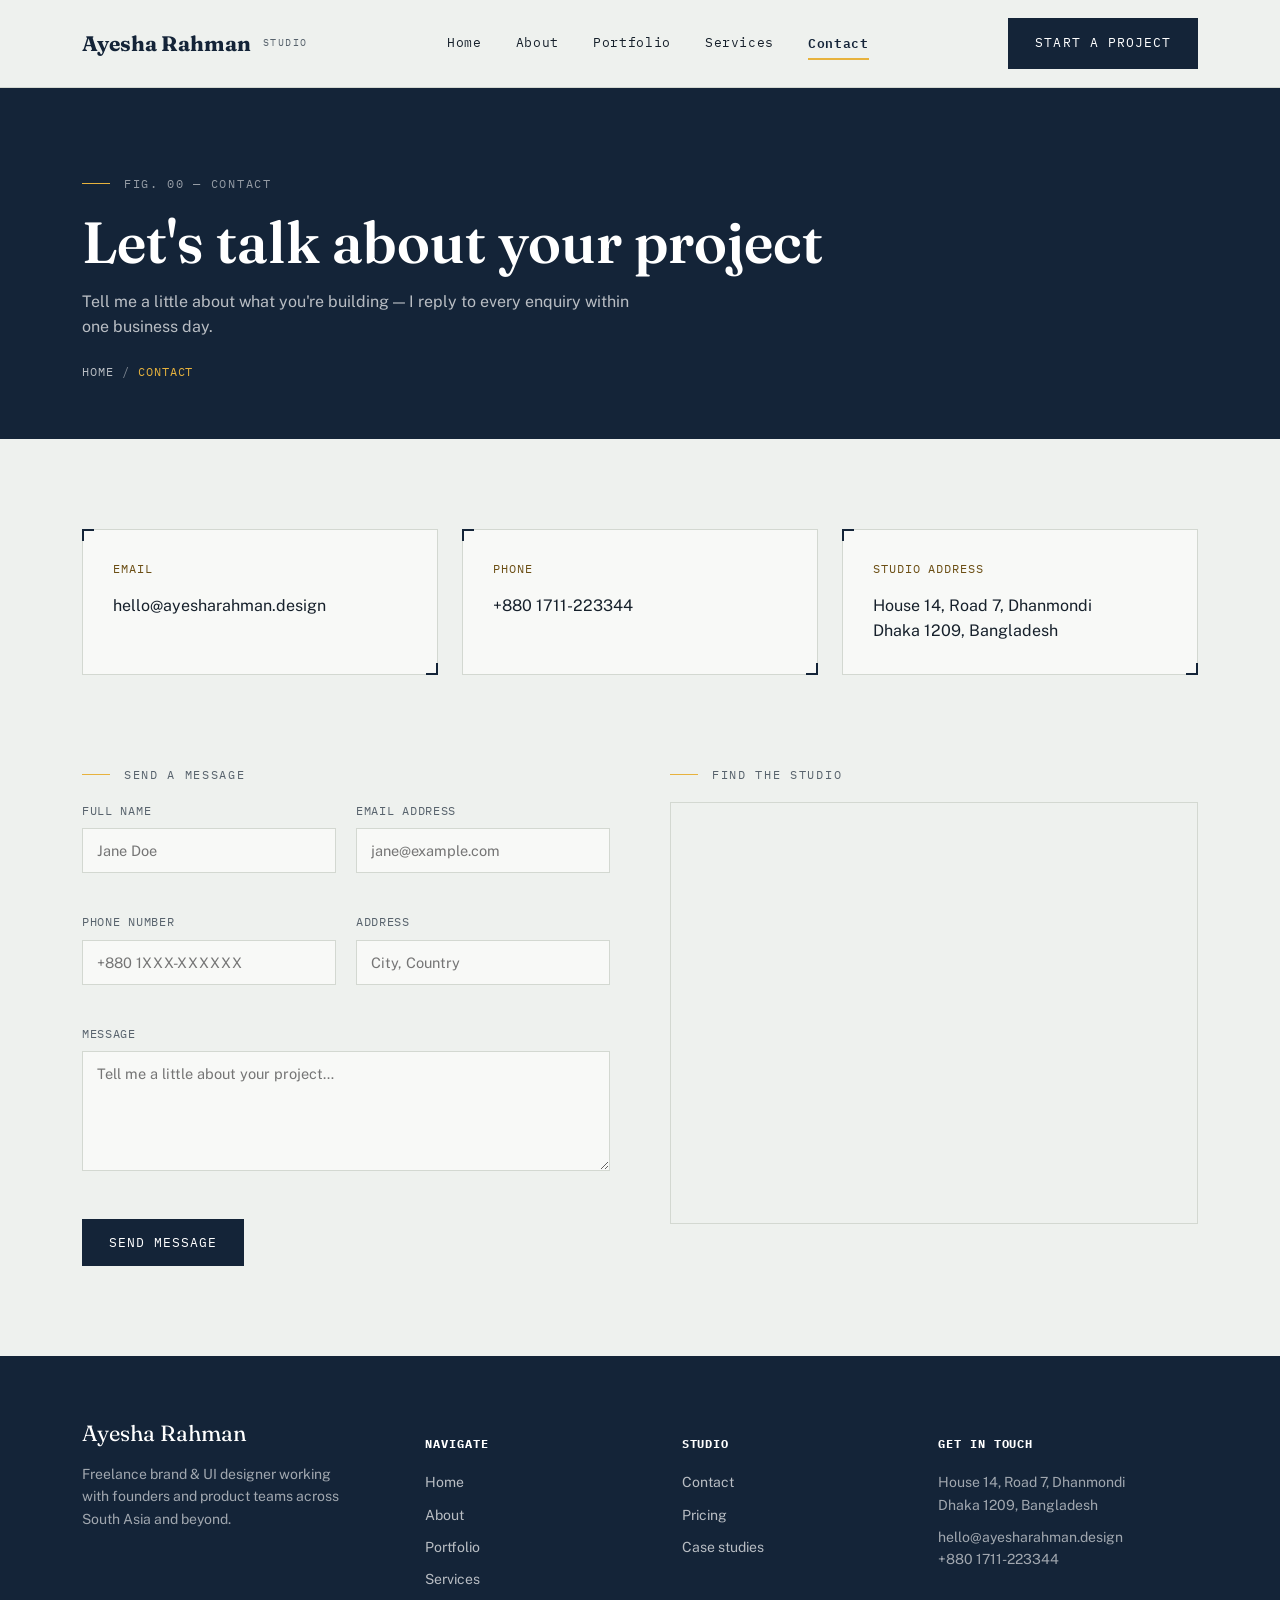
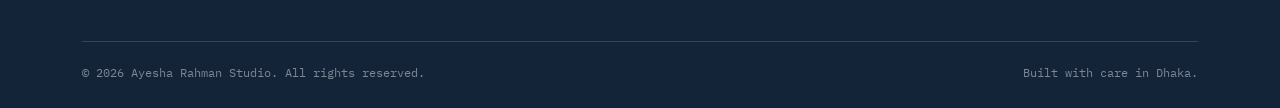
<file: contact.html>
<!DOCTYPE html>
<html lang="en">
<head>
<meta charset="UTF-8">
<meta name="viewport" content="width=device-width, initial-scale=1.0">
<title>Contact — Ayesha Rahman</title>
<meta name="description" content="Get in touch with Ayesha Rahman — brand and UI designer based in Dhaka, Bangladesh.">
<link rel="stylesheet" href="css/style.css">
</head>
<body>

<!-- ============ NAVBAR ============ -->
<header class="site-header">
  <nav class="nav">
    <a href="index.html" class="brand">Ayesha Rahman <span>Studio</span></a>
    <ul class="nav-links" id="navLinks">
      <li><a href="index.html">Home</a></li>
      <li><a href="about.html">About</a></li>
      <li><a href="portfolio.html">Portfolio</a></li>
      <li><a href="service.html">Services</a></li>
      <li><a href="contact.html" class="active">Contact</a></li>
    </ul>
    <div class="nav-cta">
      <a href="contact.html" class="btn solid">Start a project</a>
      <button class="nav-toggle" aria-label="Toggle menu" aria-expanded="false">
        <span></span><span></span><span></span>
      </button>
    </div>
  </nav>
</header>

<!-- ============ PAGE TITLE ============ -->
<section class="page-title grid-dark">
  <div class="wrap">
    <span class="fig">Fig. 00 — Contact</span>
    <h1>Let's talk about your project</h1>
    <p>Tell me a little about what you're building — I reply to every enquiry
      within one business day.</p>
    <div class="crumb"><a href="index.html" style="color:rgba(255,255,255,.7)">Home</a> / <span>Contact</span></div>
  </div>
</section>

<!-- ============ DIRECT CONTACT INFO ============ -->
<section class="contact-info">
  <div class="wrap contact-grid">
    <div class="contact-card crop">
      <span class="lbl">Email</span>
      <a href="mailto:hello@ayesharahman.design">hello@ayesharahman.design</a>
    </div>
    <div class="contact-card crop">
      <span class="lbl">Phone</span>
      <a href="tel:+8801711223344">+880 1711-223344</a>
    </div>
    <div class="contact-card crop">
      <span class="lbl">Studio Address</span>
      <p>House 14, Road 7, Dhanmondi<br>Dhaka 1209, Bangladesh</p>
    </div>
  </div>
</section>

<!-- ============ CONTACT FORM + MAP ============ -->
<section class="contact-main">
  <div class="wrap contact-split">

    <!-- Contact form -->
    <div>
      <span class="fig">Send a message</span>
      <form id="contact-form" novalidate>
        <div class="form-row">
          <div class="form-group">
            <label for="name">Full name</label>
            <input type="text" id="name" name="name" placeholder="Jane Doe" autocomplete="name">
            <span class="field-error" data-error-for="name"></span>
          </div>
          <div class="form-group">
            <label for="email">Email address</label>
            <input type="email" id="email" name="email" placeholder="jane@example.com" autocomplete="email">
            <span class="field-error" data-error-for="email"></span>
          </div>
        </div>
        <div class="form-row">
          <div class="form-group">
            <label for="phone">Phone number</label>
            <input type="tel" id="phone" name="phone" placeholder="+880 1XXX-XXXXXX" autocomplete="tel">
            <span class="field-error" data-error-for="phone"></span>
          </div>
          <div class="form-group">
            <label for="address">Address</label>
            <input type="text" id="address" name="address" placeholder="City, Country" autocomplete="address-level2">
            <span class="field-error" data-error-for="address"></span>
          </div>
        </div>
        <div class="form-group">
          <label for="message">Message</label>
          <textarea id="message" name="message" placeholder="Tell me a little about your project…"></textarea>
          <span class="field-error" data-error-for="message"></span>
        </div>
        <button type="submit" class="btn solid">Send message</button>
        <div class="form-status" role="status"></div>
      </form>
    </div>

    <!-- Google Map -->
    <div>
      <span class="fig">Find the studio</span>
      <div class="map-wrap">
        <iframe
          src="https://www.google.com/maps?q=Dhanmondi,Dhaka,Bangladesh&output=embed"
          loading="lazy"
          referrerpolicy="no-referrer-when-downgrade"
          title="Studio location map — Dhanmondi, Dhaka">
        </iframe>
      </div>
    </div>

  </div>
</section>

<!-- ============ FOOTER ============ -->
<footer class="site-footer">
  <div class="wrap">
    <div class="footer-grid">
      <div>
        <div class="footer-brand">Ayesha Rahman</div>
        <p>Freelance brand &amp; UI designer working with founders and product
          teams across South Asia and beyond.</p>
      </div>
      <div>
        <h5>Navigate</h5>
        <ul>
          <li><a href="index.html">Home</a></li>
          <li><a href="about.html">About</a></li>
          <li><a href="portfolio.html">Portfolio</a></li>
          <li><a href="service.html">Services</a></li>
        </ul>
      </div>
      <div>
        <h5>Studio</h5>
        <ul>
          <li><a href="contact.html">Contact</a></li>
          <li><a href="service.html">Pricing</a></li>
          <li><a href="portfolio.html">Case studies</a></li>
        </ul>
      </div>
      <div>
        <h5>Get in touch</h5>
        <p>House 14, Road 7, Dhanmondi<br>Dhaka 1209, Bangladesh</p>
        <p style="margin-top:10px;">hello@ayesharahman.design<br>+880 1711-223344</p>
      </div>
    </div>
    <div class="footer-bottom">
      <span>© 2026 Ayesha Rahman Studio. All rights reserved.</span>
      <span>Built with care in Dhaka.</span>
    </div>
  </div>
</footer>

<script src="js/script.js"></script>
</body>
</html>
</file>
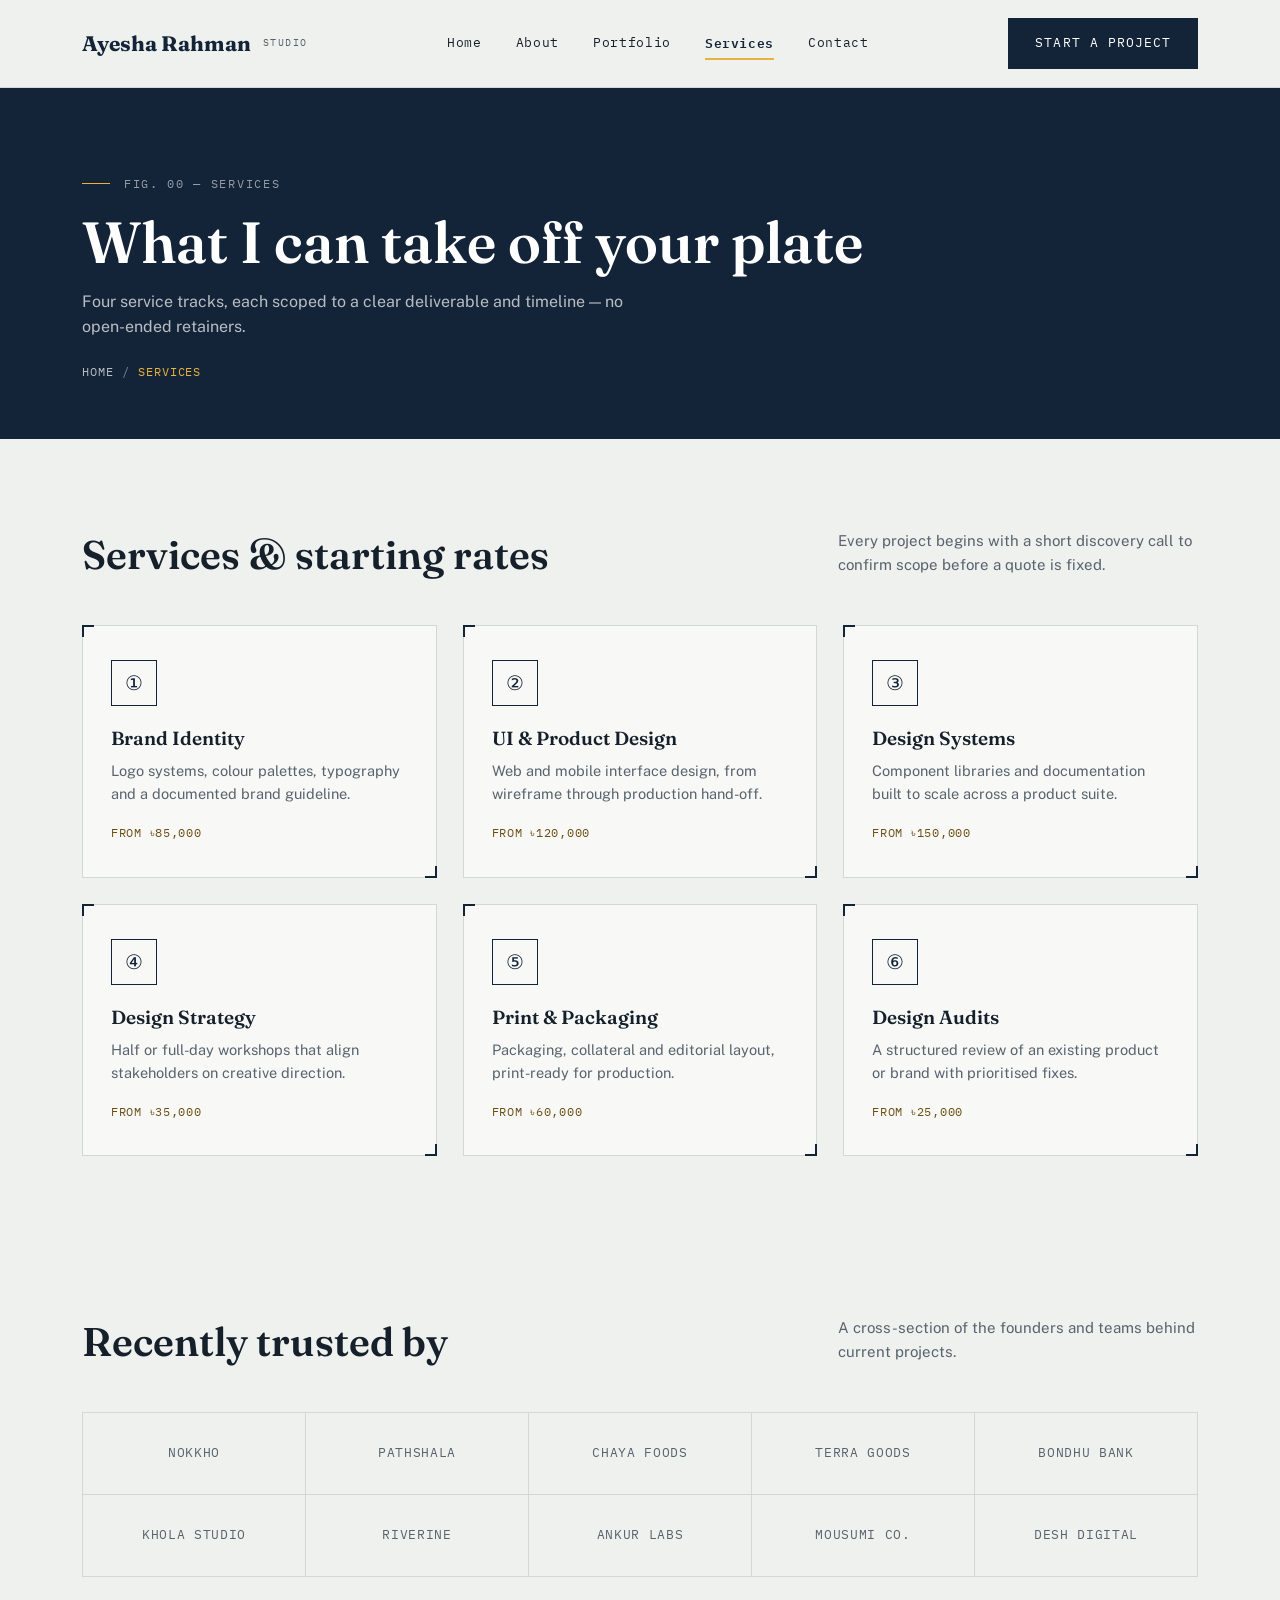
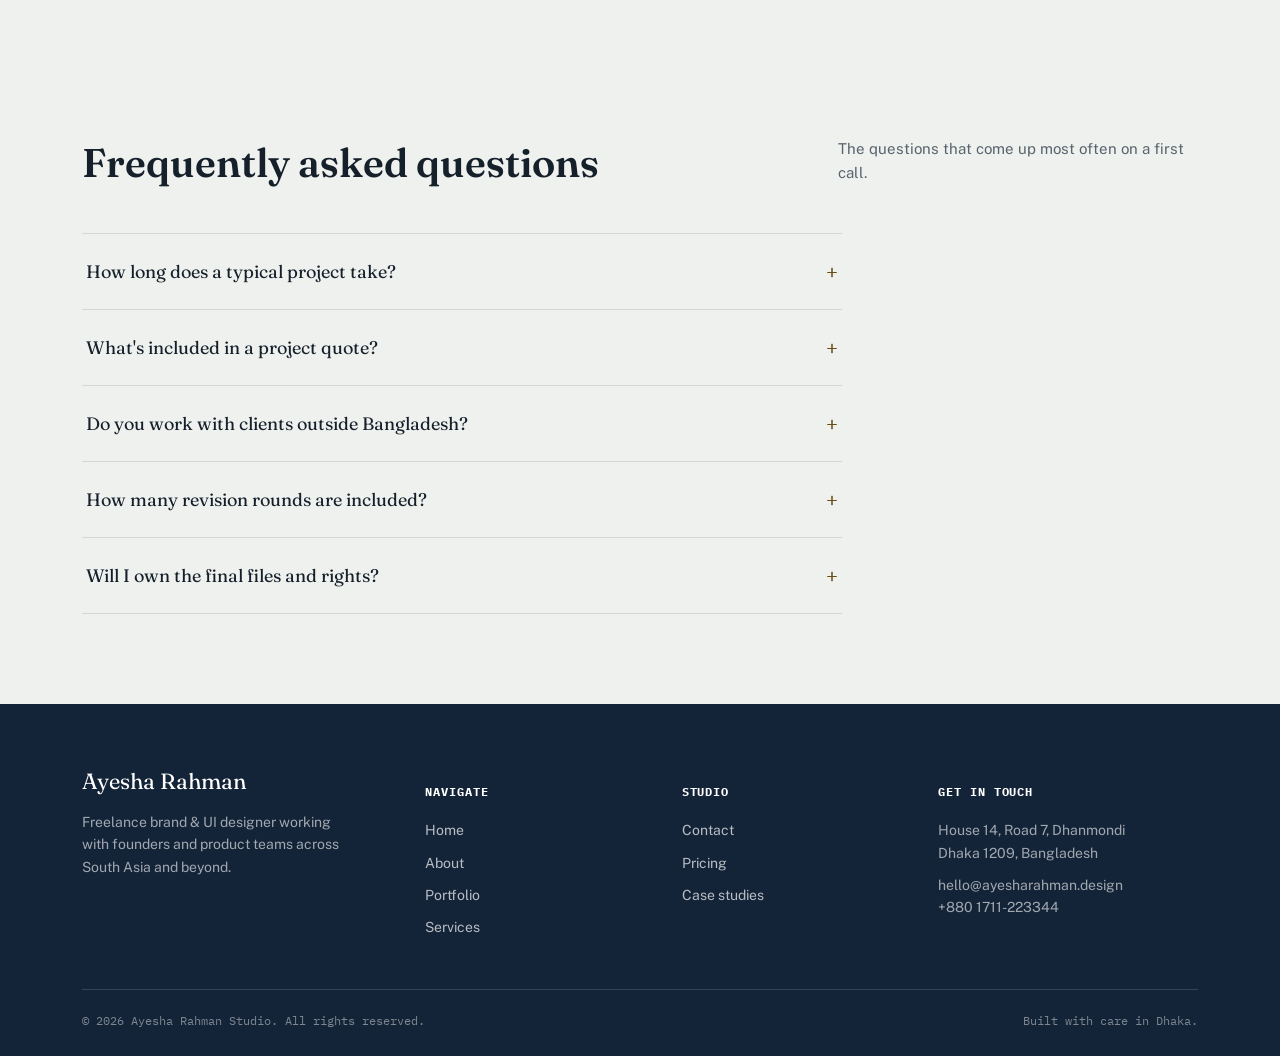
<file: service.html>
<!DOCTYPE html>
<html lang="en">
<head>
<meta charset="UTF-8">
<meta name="viewport" content="width=device-width, initial-scale=1.0">
<title>Services — Ayesha Rahman</title>
<meta name="description" content="Design services offered by Ayesha Rahman: brand identity, UI design, design strategy, print and packaging.">
<link rel="stylesheet" href="css/style.css">
</head>
<body>

<!-- ============ NAVBAR ============ -->
<header class="site-header">
  <nav class="nav">
    <a href="index.html" class="brand">Ayesha Rahman <span>Studio</span></a>
    <ul class="nav-links" id="navLinks">
      <li><a href="index.html">Home</a></li>
      <li><a href="about.html">About</a></li>
      <li><a href="portfolio.html">Portfolio</a></li>
      <li><a href="service.html" class="active">Services</a></li>
      <li><a href="contact.html">Contact</a></li>
    </ul>
    <div class="nav-cta">
      <a href="contact.html" class="btn solid">Start a project</a>
      <button class="nav-toggle" aria-label="Toggle menu" aria-expanded="false">
        <span></span><span></span><span></span>
      </button>
    </div>
  </nav>
</header>

<!-- ============ PAGE TITLE ============ -->
<section class="page-title grid-dark">
  <div class="wrap">
    <span class="fig">Fig. 00 — Services</span>
    <h1>What I can take off your plate</h1>
    <p>Four service tracks, each scoped to a clear deliverable and timeline —
      no open-ended retainers.</p>
    <div class="crumb"><a href="index.html" style="color:rgba(255,255,255,.7)">Home</a> / <span>Services</span></div>
  </div>
</section>

<!-- ============ SERVICES GRID ============ -->
<section class="services">
  <div class="wrap">
    <div class="section-head">
      <h2>Services &amp; starting rates</h2>
      <p>Every project begins with a short discovery call to confirm scope
        before a quote is fixed.</p>
    </div>
    <div class="services-grid">
      <div class="service-card crop">
        <div class="icon">①</div>
        <h3>Brand Identity</h3>
        <p>Logo systems, colour palettes, typography and a documented brand guideline.</p>
        <div class="price">From ৳85,000</div>
      </div>
      <div class="service-card crop">
        <div class="icon">②</div>
        <h3>UI &amp; Product Design</h3>
        <p>Web and mobile interface design, from wireframe through production hand-off.</p>
        <div class="price">From ৳120,000</div>
      </div>
      <div class="service-card crop">
        <div class="icon">③</div>
        <h3>Design Systems</h3>
        <p>Component libraries and documentation built to scale across a product suite.</p>
        <div class="price">From ৳150,000</div>
      </div>
      <div class="service-card crop">
        <div class="icon">④</div>
        <h3>Design Strategy</h3>
        <p>Half or full-day workshops that align stakeholders on creative direction.</p>
        <div class="price">From ৳35,000</div>
      </div>
      <div class="service-card crop">
        <div class="icon">⑤</div>
        <h3>Print &amp; Packaging</h3>
        <p>Packaging, collateral and editorial layout, print-ready for production.</p>
        <div class="price">From ৳60,000</div>
      </div>
      <div class="service-card crop">
        <div class="icon">⑥</div>
        <h3>Design Audits</h3>
        <p>A structured review of an existing product or brand with prioritised fixes.</p>
        <div class="price">From ৳25,000</div>
      </div>
    </div>
  </div>
</section>

<!-- ============ CLIENTS ============ -->
<section class="client-strip">
  <div class="wrap">
    <div class="section-head">
      <h2>Recently trusted by</h2>
      <p>A cross-section of the founders and teams behind current projects.</p>
    </div>
    <div class="logo-row">
      <div class="logo-cell">NOKKHO</div>
      <div class="logo-cell">PATHSHALA</div>
      <div class="logo-cell">CHAYA FOODS</div>
      <div class="logo-cell">TERRA GOODS</div>
      <div class="logo-cell">BONDHU BANK</div>
      <div class="logo-cell">KHOLA STUDIO</div>
      <div class="logo-cell">RIVERINE</div>
      <div class="logo-cell">ANKUR LABS</div>
      <div class="logo-cell">MOUSUMI CO.</div>
      <div class="logo-cell">DESH DIGITAL</div>
    </div>
  </div>
</section>

<!-- ============ FAQ ACCORDION ============ -->
<section class="faq">
  <div class="wrap">
    <div class="section-head">
      <h2>Frequently asked questions</h2>
      <p>The questions that come up most often on a first call.</p>
    </div>
    <div class="faq-list">
      <div class="faq-item">
        <button class="faq-q" aria-expanded="false">
          How long does a typical project take?
          <span class="plus">+</span>
        </button>
        <div class="faq-a">
          <p>A brand identity project usually runs 4–6 weeks; a UI design engagement
            runs 6–10 weeks depending on scope. You'll get a week-by-week timeline
            before any work starts, so there's no guessing mid-project.</p>
        </div>
      </div>
      <div class="faq-item">
        <button class="faq-q" aria-expanded="false">
          What's included in a project quote?
          <span class="plus">+</span>
        </button>
        <div class="faq-a">
          <p>Every quote lists deliverables, revision rounds, source-file hand-off
            and a payment schedule (typically 50% upfront, 50% on delivery). Nothing
            gets added later without a written change order.</p>
        </div>
      </div>
      <div class="faq-item">
        <button class="faq-q" aria-expanded="false">
          Do you work with clients outside Bangladesh?
          <span class="plus">+</span>
        </button>
        <div class="faq-a">
          <p>Yes — around half of current clients are outside Dhaka. Calls are
            scheduled to overlap working hours where possible, and all files and
            feedback move through a shared project board either way.</p>
        </div>
      </div>
      <div class="faq-item">
        <button class="faq-q" aria-expanded="false">
          How many revision rounds are included?
          <span class="plus">+</span>
        </button>
        <div class="faq-a">
          <p>Two structured revision rounds are included in every quoted service.
            Additional rounds are billed hourly and always confirmed with you
            before any extra work begins.</p>
        </div>
      </div>
      <div class="faq-item">
        <button class="faq-q" aria-expanded="false">
          Will I own the final files and rights?
          <span class="plus">+</span>
        </button>
        <div class="faq-a">
          <p>Yes. On final payment, full usage rights and source files (Figma,
            Illustrator, or the relevant native format) transfer to you, along
            with a short hand-off document explaining how everything is organised.</p>
        </div>
      </div>
    </div>
  </div>
</section>

<!-- ============ FOOTER ============ -->
<footer class="site-footer">
  <div class="wrap">
    <div class="footer-grid">
      <div>
        <div class="footer-brand">Ayesha Rahman</div>
        <p>Freelance brand &amp; UI designer working with founders and product
          teams across South Asia and beyond.</p>
      </div>
      <div>
        <h5>Navigate</h5>
        <ul>
          <li><a href="index.html">Home</a></li>
          <li><a href="about.html">About</a></li>
          <li><a href="portfolio.html">Portfolio</a></li>
          <li><a href="service.html">Services</a></li>
        </ul>
      </div>
      <div>
        <h5>Studio</h5>
        <ul>
          <li><a href="contact.html">Contact</a></li>
          <li><a href="service.html">Pricing</a></li>
          <li><a href="portfolio.html">Case studies</a></li>
        </ul>
      </div>
      <div>
        <h5>Get in touch</h5>
        <p>House 14, Road 7, Dhanmondi<br>Dhaka 1209, Bangladesh</p>
        <p style="margin-top:10px;">hello@ayesharahman.design<br>+880 1711-223344</p>
      </div>
    </div>
    <div class="footer-bottom">
      <span>© 2026 Ayesha Rahman Studio. All rights reserved.</span>
      <span>Built with care in Dhaka.</span>
    </div>
  </div>
</footer>

<script src="js/script.js"></script>
</body>
</html>
</file>
<file: css/style.css>
/* =========================================================
   AYESHA RAHMAN — BRAND & UI DESIGN STUDIO
   Design system: "Blueprint" — drafting-table annotations,
   crop marks, and figure numbers on a cool paper ground.
   ========================================================= */

@import url('https://fonts.googleapis.com/css2?family=Fraunces:opsz,wght@9..144,300;9..144,450;9..144,600;9..144,700&family=Public+Sans:wght@400;500;600;700&family=IBM+Plex+Mono:wght@400;500&display=swap');

:root{
  --ink:        #16202B;
  --ink-soft:   #58636D;
  --navy:       #142438;
  --navy-soft:  #1D3450;
  --paper:      #EEF1EE;
  --paper-raised: #F8F9F7;
  --signal:     #E7B23D;
  --signal-ink: #6B4E14;
  --line:       #D3D8D1;
  --line-dark:  rgba(255,255,255,0.14);

  --font-display: 'Fraunces', serif;
  --font-body: 'Public Sans', sans-serif;
  --font-mono: 'IBM Plex Mono', monospace;

  --max: 1180px;
  --radius: 2px;
}

*,*::before,*::after{ box-sizing: border-box; }
html{ scroll-behavior: smooth; }
body{
  margin:0;
  font-family: var(--font-body);
  color: var(--ink);
  background: var(--paper);
  line-height: 1.6;
  -webkit-font-smoothing: antialiased;
}
img{ max-width:100%; display:block; }
a{ color: inherit; text-decoration:none; }
ul{ list-style:none; margin:0; padding:0; }
h1,h2,h3,h4{ font-family: var(--font-display); font-weight:600; margin:0; line-height:1.1; color: var(--ink); }
p{ margin:0; }
button{ font-family: inherit; cursor:pointer; }

:focus-visible{
  outline: 2px solid var(--signal);
  outline-offset: 3px;
}

.wrap{
  max-width: var(--max);
  margin: 0 auto;
  padding: 0 32px;
}

/* ---------- Blueprint texture ---------- */
.grid-dark{
  background-color: var(--navy);
  background-image: radial-gradient(rgba(255,255,255,0.08) 1px, transparent 1px);
  background-size: 22px 22px;
}

/* ---------- Figure label (signature device) ---------- */
.fig{
  display:flex;
  align-items:center;
  gap:14px;
  font-family: var(--font-mono);
  font-size: 12px;
  letter-spacing: 0.14em;
  text-transform: uppercase;
  color: var(--ink-soft);
  margin-bottom: 18px;
}
.fig::before{
  content:"";
  width: 28px;
  height: 1px;
  background: var(--signal);
}
.grid-dark .fig{ color: rgba(255,255,255,0.55); }

/* ---------- Crop-mark card ---------- */
.crop{
  position:relative;
  border: 1px solid var(--line);
  background: var(--paper-raised);
}
.crop::before,.crop::after,
.crop .cm-tl, .crop .cm-br{ display:none; }
.crop{
  --cmk: 12px;
}
.crop::before{
  display:block;
  content:"";
  position:absolute;
  top:-1px; left:-1px;
  width: var(--cmk); height: var(--cmk);
  border-top: 2px solid var(--navy);
  border-left: 2px solid var(--navy);
}
.crop::after{
  display:block;
  content:"";
  position:absolute;
  bottom:-1px; right:-1px;
  width: var(--cmk); height: var(--cmk);
  border-bottom: 2px solid var(--navy);
  border-right: 2px solid var(--navy);
}

/* ---------- Buttons ---------- */
.btn{
  display:inline-flex;
  align-items:center;
  gap:10px;
  padding: 14px 26px;
  font-family: var(--font-mono);
  font-size: 13px;
  letter-spacing: 0.08em;
  text-transform: uppercase;
  border: 1px solid var(--navy);
  color: var(--navy);
  background: transparent;
  transition: background .2s ease, color .2s ease, transform .2s ease;
}
.btn:hover{ background: var(--navy); color: #fff; transform: translateY(-1px); }
.btn.solid{ background: var(--navy); color: #fff; }
.btn.solid:hover{ background: var(--signal); color: var(--signal-ink); border-color: var(--signal); }
.btn.on-dark{ border-color: rgba(255,255,255,0.5); color:#fff; }
.btn.on-dark:hover{ background: var(--signal); color: var(--signal-ink); border-color: var(--signal); }

/* =========================================================
   NAVBAR
   ========================================================= */
.site-header{
  position: sticky; top:0; z-index: 100;
  background: rgba(238,241,238,0.92);
  backdrop-filter: blur(8px);
  border-bottom: 1px solid var(--line);
}
.nav{
  display:flex;
  align-items:center;
  justify-content:space-between;
  padding: 18px 32px;
  max-width: var(--max);
  margin: 0 auto;
}
.brand{
  display:flex; align-items:center; gap:10px;
  font-family: var(--font-display);
  font-size: 21px;
  font-weight:700;
  color: var(--navy);
}
.brand span{
  font-family: var(--font-mono);
  font-size: 10px;
  letter-spacing: 0.14em;
  color: var(--ink-soft);
  text-transform: uppercase;
  font-weight:400;
  margin-left: 2px;
}
.nav-links{
  display:flex;
  gap: 34px;
  font-family: var(--font-mono);
  font-size: 13px;
  letter-spacing: 0.05em;
}
.nav-links a{
  position:relative;
  padding: 4px 0;
  color: var(--ink);
}
.nav-links a::after{
  content:"";
  position:absolute; left:0; bottom:-2px;
  width:0; height:2px; background: var(--signal);
  transition: width .2s ease;
}
.nav-links a:hover::after,
.nav-links a.active::after{ width:100%; }
.nav-links a.active{ color: var(--navy); font-weight:600; }

.nav-cta{ display:flex; align-items:center; gap:20px; }
.nav-toggle{
  display:none;
  background:none; border:none; padding:6px;
  flex-direction:column; gap:5px;
}
.nav-toggle span{ width:24px; height:2px; background: var(--navy); display:block; }

@media (max-width: 880px){
  .nav-links{
    position:fixed; top:69px; left:0; right:0;
    background: var(--paper-raised);
    border-bottom: 1px solid var(--line);
    flex-direction:column;
    padding: 20px 32px 28px;
    gap: 18px;
    transform: translateY(-8px);
    opacity:0;
    pointer-events:none;
    transition: all .2s ease;
  }
  .nav-links.open{ transform:translateY(0); opacity:1; pointer-events:auto; }
  .nav-toggle{ display:flex; }
  .nav .btn{ display:none; }
}

/* =========================================================
   PAGE TITLE / HERO BANDS (inner pages)
   ========================================================= */
.page-title{
  background: var(--navy);
  color:#fff;
  padding: 86px 0 58px;
  position:relative;
  overflow:hidden;
}
.page-title .wrap{ position:relative; z-index:2; }
.page-title .fig{ color: rgba(255,255,255,0.55); }
.page-title h1{
  font-size: clamp(36px, 5vw, 58px);
  color:#fff;
}
.page-title p{
  margin-top:14px;
  max-width: 560px;
  color: rgba(255,255,255,0.7);
  font-size: 16px;
}
.crumb{
  font-family: var(--font-mono);
  font-size: 12px;
  letter-spacing:0.08em;
  color: rgba(255,255,255,0.45);
  margin-top: 22px;
  text-transform: uppercase;
}
.crumb span{ color: var(--signal); }

/* =========================================================
   HOME — HERO / ABOUT-ME
   ========================================================= */
.hero{
  padding: 72px 0 90px;
}
.hero-grid{
  display:grid;
  grid-template-columns: 1.05fr 0.95fr;
  gap: 64px;
  align-items:center;
}
.eyebrow{
  font-family: var(--font-mono);
  font-size:12px;
  letter-spacing:0.16em;
  text-transform:uppercase;
  color: var(--signal-ink);
  background: rgba(231,178,61,0.18);
  border: 1px solid rgba(231,178,61,0.5);
  display:inline-block;
  padding: 6px 12px;
  margin-bottom: 22px;
}
.hero h1{
  font-size: clamp(38px, 5vw, 60px);
  letter-spacing: -0.01em;
}
.hero h1 em{ font-style:italic; color: var(--navy); }
.hero-lede{
  margin-top: 20px;
  font-size: 17px;
  color: var(--ink-soft);
  max-width: 460px;
}
.hero-actions{
  margin-top: 34px;
  display:flex; gap:16px; flex-wrap:wrap;
}
.hero-stats{
  display:flex;
  gap: 34px;
  margin-top: 46px;
  padding-top: 26px;
  border-top: 1px solid var(--line);
}
.hero-stats div strong{
  display:block;
  font-family: var(--font-display);
  font-size: 28px;
  color: var(--navy);
}
.hero-stats div span{
  font-family: var(--font-mono);
  font-size: 11px;
  letter-spacing:0.08em;
  text-transform:uppercase;
  color: var(--ink-soft);
}
.hero-portrait{
  position:relative;
}
.hero-portrait .crop{ padding: 14px; }
.hero-portrait img{
  width:100%; aspect-ratio: 4/5; object-fit:cover;
  filter: grayscale(15%);
}
.hero-portrait .tag{
  position:absolute;
  bottom: -18px; left: -18px;
  background: var(--navy);
  color:#fff;
  padding: 14px 18px;
  font-family: var(--font-mono);
  font-size: 12px;
  letter-spacing: 0.06em;
  max-width: 200px;
  border: 1px solid var(--navy);
}
.hero-portrait .tag b{ display:block; color: var(--signal); font-size:13px; margin-bottom:2px; }

/* =========================================================
   CAROUSEL BANNER
   ========================================================= */
.carousel-section{ padding: 0 0 90px; }
.carousel{
  position:relative;
  overflow:hidden;
  border: 1px solid var(--line);
}
.carousel-track{
  display:flex;
  transition: transform .6s cubic-bezier(.65,0,.35,1);
}
.carousel-slide{
  min-width:100%;
  position:relative;
  display:grid;
  grid-template-columns: 1fr;
}
.carousel-slide img{
  width:100%; height: 380px; object-fit:cover;
  filter: brightness(0.55) saturate(1.05);
}
.carousel-caption{
  position:absolute; inset:0;
  display:flex; flex-direction:column; justify-content:flex-end;
  padding: 40px 48px;
  color:#fff;
}
.carousel-caption .fig{ color: rgba(255,255,255,0.6); }
.carousel-caption h3{ color:#fff; font-size: clamp(24px,3vw,34px); max-width:560px; }
.carousel-caption p{ color: rgba(255,255,255,0.75); margin-top:10px; max-width:480px; }
.carousel-controls{
  position:absolute; bottom: 22px; right: 30px;
  display:flex; gap:10px; z-index:3;
}
.carousel-controls button{
  width:38px; height:38px;
  border: 1px solid rgba(255,255,255,0.5);
  background: rgba(0,0,0,0.25);
  color:#fff;
  font-size:16px;
  display:flex; align-items:center; justify-content:center;
}
.carousel-controls button:hover{ background: var(--signal); color: var(--signal-ink); border-color: var(--signal); }
.carousel-dots{
  position:absolute; bottom:26px; left:48px; z-index:3;
  display:flex; gap:8px;
}
.carousel-dots button{
  width:22px; height:3px; background: rgba(255,255,255,0.4); border:none; padding:0;
}
.carousel-dots button.active{ background: var(--signal); }

/* =========================================================
   MISSION / VISION
   ========================================================= */
.mv{ padding: 90px 0; background: var(--navy); color:#fff; }
.mv .wrap{ }
.mv-head{ max-width: 560px; margin-bottom: 50px; }
.mv-head h2{ color:#fff; font-size: clamp(28px,3.6vw,40px); }
.mv-grid{
  display:grid;
  grid-template-columns: repeat(2, 1fr);
  gap: 1px;
  background: var(--line-dark);
  border: 1px solid var(--line-dark);
}
.mv-card{
  background: var(--navy);
  padding: 40px;
}
.mv-card .fig{ color: rgba(255,255,255,0.5); }
.mv-card p{ color: rgba(255,255,255,0.72); margin-top:16px; font-size:15.5px; }

/* =========================================================
   SERVICES LIST (home) + SERVICES GRID (services page)
   ========================================================= */
.services{ padding: 90px 0; }
.section-head{
  display:flex;
  justify-content:space-between;
  align-items:flex-end;
  gap: 30px;
  margin-bottom: 48px;
  flex-wrap:wrap;
}
.section-head h2{ font-size: clamp(28px,3.6vw,40px); max-width:520px; }
.section-head p{ color: var(--ink-soft); max-width:360px; font-size:15px; }

.service-rows{ border-top: 1px solid var(--line); }
.service-row{
  display:grid;
  grid-template-columns: 70px 1fr 1fr 40px;
  align-items:center;
  gap: 24px;
  padding: 28px 0;
  border-bottom: 1px solid var(--line);
  transition: background .2s ease;
}
.service-row:hover{ background: var(--paper-raised); }
.service-row .num{ font-family: var(--font-mono); color: var(--signal-ink); font-size:14px; }
.service-row h3{ font-size: 21px; }
.service-row p{ color: var(--ink-soft); font-size: 14.5px; }
.service-row .arrow{ font-size: 20px; color: var(--navy); text-align:right; transition: transform .2s ease; }
.service-row:hover .arrow{ transform: translateX(6px); }

.services-grid{
  display:grid;
  grid-template-columns: repeat(3, 1fr);
  gap: 26px;
}
.service-card{
  padding: 34px 28px;
}
.service-card .icon{
  width:46px; height:46px;
  border: 1px solid var(--navy);
  display:flex; align-items:center; justify-content:center;
  font-family: var(--font-display);
  font-size: 20px;
  color: var(--navy);
  margin-bottom: 22px;
}
.service-card h3{ font-size: 19px; margin-bottom:10px; }
.service-card p{ color: var(--ink-soft); font-size: 14.5px; }
.service-card .price{
  margin-top: 18px;
  font-family: var(--font-mono);
  font-size: 12px;
  letter-spacing:0.06em;
  color: var(--signal-ink);
  text-transform:uppercase;
}

/* =========================================================
   CLIENT FEEDBACK / TESTIMONIALS
   ========================================================= */
.feedback{ padding: 90px 0; background: var(--paper-raised); border-top:1px solid var(--line); border-bottom:1px solid var(--line); }
.feedback-grid{
  display:grid;
  grid-template-columns: repeat(3, 1fr);
  gap: 26px;
}
.feedback-card{ padding: 32px 28px; }
.feedback-card .quote-mark{
  font-family: var(--font-display);
  font-size: 44px;
  color: var(--signal);
  line-height:1;
  margin-bottom: 8px;
}
.feedback-card p.quote{ font-size: 15px; color: var(--ink); margin-bottom: 22px; }
.feedback-who{ display:flex; align-items:center; gap:12px; }
.feedback-who img{ width:44px; height:44px; border-radius:50%; object-fit:cover; }
.feedback-who strong{ display:block; font-size:14px; }
.feedback-who span{ font-family: var(--font-mono); font-size:11px; color: var(--ink-soft); text-transform:uppercase; }

/* client logo strip (about page) */
.client-strip{ padding: 70px 0; }
.logo-row{
  display:grid;
  grid-template-columns: repeat(5,1fr);
  border-top:1px solid var(--line);
  border-left:1px solid var(--line);
}
.logo-cell{
  border-right:1px solid var(--line);
  border-bottom:1px solid var(--line);
  padding: 30px 10px;
  display:flex; align-items:center; justify-content:center;
  font-family: var(--font-mono);
  font-size: 13px;
  letter-spacing:0.05em;
  color: var(--ink-soft);
  text-align:center;
}

/* =========================================================
   ABOUT PAGE — BIOGRAPHY / SKILLS
   ========================================================= */
.bio{ padding: 90px 0; }
.bio-grid{
  display:grid;
  grid-template-columns: 0.85fr 1.15fr;
  gap: 60px;
}
.bio-grid .crop img{ width:100%; aspect-ratio: 3/4; object-fit:cover; }
.bio-copy p{ margin-bottom:16px; color: var(--ink-soft); font-size:15.5px; }
.bio-copy h2{ font-size: clamp(26px,3.4vw,34px); margin-bottom:20px; }
.bio-facts{
  margin-top: 28px;
  display:grid;
  grid-template-columns: repeat(2,1fr);
  gap: 14px 30px;
  font-family: var(--font-mono);
  font-size: 13px;
}
.bio-facts div{ padding: 10px 0; border-bottom:1px solid var(--line); display:flex; justify-content:space-between; }
.bio-facts span{ color: var(--ink-soft); }

.skills{ padding: 0 0 90px; }
.skills-grid{
  display:grid;
  grid-template-columns: repeat(2, 1fr);
  gap: 40px 60px;
}
.skill-bar{ margin-bottom: 22px; }
.skill-bar .top{ display:flex; justify-content:space-between; font-family: var(--font-mono); font-size:12.5px; margin-bottom:8px; text-transform:uppercase; letter-spacing:0.04em; }
.skill-track{ height:6px; background: var(--line); position:relative; }
.skill-fill{ position:absolute; inset:0; background: var(--navy); width:0%; transition: width 1.1s cubic-bezier(.2,.7,.3,1); }
.skill-fill::after{ content:""; position:absolute; right:0; top:0; bottom:0; width:6px; background: var(--signal); }

/* =========================================================
   PORTFOLIO PAGE
   ========================================================= */
.pinfo{ padding: 90px 0 20px; }
.pinfo-grid{
  display:grid;
  grid-template-columns: 260px 1fr;
  gap: 50px;
}
.pinfo-grid .crop img{ width:100%; aspect-ratio:1/1; object-fit:cover; }
.pinfo-list{ margin-top:22px; font-family: var(--font-mono); font-size:12.5px; }
.pinfo-list li{ display:flex; justify-content:space-between; padding:9px 0; border-bottom:1px solid var(--line); }
.pinfo-list span{ color: var(--ink-soft); }
.pinfo-copy h2{ font-size: clamp(26px,3.4vw,36px); margin-bottom:16px; }
.pinfo-copy p{ color: var(--ink-soft); font-size:15.5px; margin-bottom:14px; max-width: 620px; }
.chip-row{ display:flex; flex-wrap:wrap; gap:10px; margin-top:22px; }
.chip{
  font-family: var(--font-mono); font-size:11.5px; text-transform:uppercase; letter-spacing:0.05em;
  border:1px solid var(--navy); padding:7px 13px; color: var(--navy);
}

.spec-skills{ padding: 70px 0; }
.spec-grid{
  display:grid; grid-template-columns: repeat(4,1fr); gap: 22px;
}
.spec-card{ padding: 26px 22px; text-align:center; }
.spec-card .glyph{ font-family: var(--font-display); font-size: 30px; color: var(--navy); margin-bottom: 14px; }
.spec-card h4{ font-size:15px; margin-bottom:8px; }
.spec-card p{ font-size:13px; color: var(--ink-soft); }

.certs{ padding: 70px 0; background: var(--paper-raised); border-top:1px solid var(--line); border-bottom:1px solid var(--line); }
.cert-grid{ display:grid; grid-template-columns: repeat(3,1fr); gap: 24px; }
.cert-card{
  padding: 26px; background: var(--paper); border:1px solid var(--line); cursor:pointer;
  display:flex; flex-direction:column; gap: 14px; transition: transform .2s ease, border-color .2s ease;
  width:100%; text-align:left; font: inherit; color: inherit; -webkit-appearance:none; appearance:none;
}
.cert-card:hover{ transform: translateY(-4px); border-color: var(--navy); }
.cert-card .year{ font-family: var(--font-mono); font-size:11.5px; color: var(--signal-ink); text-transform:uppercase; }
.cert-card h4{ font-size:17px; }
.cert-card .issuer{ font-size:13px; color: var(--ink-soft); }
.cert-card .view{ font-family: var(--font-mono); font-size:11.5px; text-transform:uppercase; letter-spacing:0.06em; display:flex; align-items:center; gap:8px; margin-top:auto; }

.experience{ padding: 90px 0; }
.exp-list{ border-top: 1px solid var(--line); max-width: 820px; }
.exp-item{
  display:grid; grid-template-columns: 150px 1fr; gap: 26px;
  padding: 30px 0; border-bottom: 1px solid var(--line);
}
.exp-item .period{ font-family: var(--font-mono); font-size:12.5px; color: var(--ink-soft); text-transform:uppercase; }
.exp-item h4{ font-size: 19px; margin-bottom:6px; }
.exp-item .org{ font-family: var(--font-mono); font-size:12px; color: var(--signal-ink); text-transform:uppercase; margin-bottom:10px; display:block; }
.exp-item p{ color: var(--ink-soft); font-size:14.5px; }

/* ---------- Bootstrap modal, themed to match the Blueprint system ----------
   Bootstrap supplies the mechanics (open/close, backdrop, focus trap,
   Esc-to-close); everything below only restyles its surface so it
   reads as part of this design rather than default Bootstrap. */
#certModal .modal-content{
  border-radius: 0;
  border: 1px solid var(--navy);
  background: var(--paper-raised);
  padding: 8px;
}
#certModal .modal-header{
  border-bottom: 1px solid var(--line);
  align-items: flex-start;
  padding: 24px 24px 18px;
}
#certModal .modal-header .year{
  display:block;
  font-family: var(--font-mono); font-size:12px; letter-spacing:0.08em;
  color: var(--signal-ink); text-transform:uppercase; margin-bottom: 8px;
}
#certModal .modal-title{
  font-family: var(--font-display); font-weight:600; font-size: 24px; color: var(--ink);
}
#certModal .modal-body{ padding: 22px 24px 26px; }
#certModal .modal-body .issuer{
  display:block;
  font-family: var(--font-mono); font-size:12.5px; letter-spacing:0.05em;
  text-transform:uppercase; color: var(--ink-soft); margin-bottom: 16px;
}
#certModal .modal-body p{ color: var(--ink-soft); font-size:14.5px; margin-bottom: 10px; }
#certModal .modal-body .cred{
  font-family: var(--font-mono); font-size:12px; margin-top:14px; padding-top:14px;
  border-top:1px solid var(--line); color: var(--ink-soft);
}
#certModal .btn-close{ box-shadow:none; opacity:0.55; }
#certModal .btn-close:hover{ opacity:1; }
#certModal .btn-close:focus{ box-shadow:none; }

/* =========================================================
   FAQ ACCORDION
   ========================================================= */
.faq{ padding: 90px 0; }
.faq-list{ max-width: 760px; border-top: 1px solid var(--line); }
.faq-item{ border-bottom: 1px solid var(--line); }
.faq-q{
  width:100%; display:flex; justify-content:space-between; align-items:center;
  background:none; border:none; padding: 24px 4px; text-align:left;
  font-family: var(--font-display); font-size: 18px; color: var(--ink);
}
.faq-q .plus{ font-family: var(--font-mono); font-size:20px; color: var(--signal-ink); transition: transform .25s ease; flex-shrink:0; margin-left:20px; }
.faq-item.open .plus{ transform: rotate(135deg); }
.faq-a{
  max-height:0; overflow:hidden; transition: max-height .3s ease;
}
.faq-a p{ padding: 0 4px 26px; color: var(--ink-soft); font-size:15px; max-width: 640px; }

/* =========================================================
   CONTACT PAGE
   ========================================================= */
.contact-info{ padding: 90px 0; }
.contact-grid{
  display:grid; grid-template-columns: repeat(3,1fr); gap: 24px;
}
.contact-card{ padding: 30px; }
.contact-card .lbl{ font-family: var(--font-mono); font-size:11.5px; text-transform:uppercase; letter-spacing:0.08em; color: var(--signal-ink); margin-bottom:14px; display:block; }
.contact-card p, .contact-card a{ font-size: 16px; }
.contact-card a:hover{ color: var(--navy); text-decoration: underline; }

.contact-main{ padding: 0 0 90px; }
.contact-split{
  display:grid; grid-template-columns: 1fr 1fr; gap: 60px;
}
.form-group{ margin-bottom: 20px; }
.form-row{ display:grid; grid-template-columns: 1fr 1fr; gap: 20px; }
label{
  display:block; font-family: var(--font-mono); font-size: 11.5px; text-transform:uppercase;
  letter-spacing:0.06em; color: var(--ink-soft); margin-bottom: 8px;
}
input, textarea{
  width:100%; border: 1px solid var(--line); background: var(--paper-raised);
  padding: 13px 14px; font-family: var(--font-body); font-size:14.5px; color: var(--ink);
}
input:focus, textarea:focus{ border-color: var(--navy); outline:none; }
textarea{ resize: vertical; min-height: 120px; }
.field-error{
  font-family: var(--font-mono); font-size: 11.5px; color: #B3261E;
  margin-top: 6px; min-height: 14px; display:block;
}
input.invalid, textarea.invalid{ border-color: #B3261E; }
.form-status{
  font-family: var(--font-mono); font-size:13px; margin-top: 6px; padding: 12px 14px;
  display:none; border: 1px solid var(--navy); color: var(--navy);
}
.form-status.show{ display:block; }
.form-status.success{ border-color:#2E6B3E; color:#2E6B3E; }

.map-wrap{ border: 1px solid var(--line); }
.map-wrap iframe{ width:100%; height:100%; min-height: 420px; border:0; display:block; filter: grayscale(35%) contrast(1.05); }

/* =========================================================
   FOOTER
   ========================================================= */
.site-footer{ background: var(--navy); color: rgba(255,255,255,0.7); padding: 60px 0 26px; }
.footer-grid{
  display:grid; grid-template-columns: 1.4fr 1fr 1fr 1.2fr; gap: 40px;
  padding-bottom: 40px; border-bottom: 1px solid var(--line-dark);
}
.footer-grid h5{
  font-family: var(--font-mono); font-size:11.5px; text-transform:uppercase; letter-spacing:0.08em;
  color: #fff; margin-bottom: 18px;
}
.footer-brand{ font-family: var(--font-display); font-size: 22px; color:#fff; margin-bottom: 12px; }
.footer-grid p{ font-size: 14px; color: rgba(255,255,255,0.6); max-width:260px; }
.footer-grid li{ margin-bottom: 10px; font-size: 14px; }
.footer-grid a:hover{ color: var(--signal); }
.footer-bottom{
  display:flex; justify-content:space-between; padding-top: 22px;
  font-family: var(--font-mono); font-size: 11.5px; color: rgba(255,255,255,0.45); flex-wrap:wrap; gap:10px;
}

/* =========================================================
   RESPONSIVE
   ========================================================= */
@media (max-width: 980px){
  .hero-grid{ grid-template-columns:1fr; }
  .hero-portrait{ order:-1; max-width: 380px; }
  .mv-grid{ grid-template-columns: 1fr; }
  .services-grid{ grid-template-columns: repeat(2,1fr); }
  .feedback-grid{ grid-template-columns: repeat(2,1fr); }
  .logo-row{ grid-template-columns: repeat(2,1fr); }
  .bio-grid{ grid-template-columns:1fr; }
  .bio-grid .crop{ max-width: 340px; }
  .skills-grid{ grid-template-columns:1fr; }
  .pinfo-grid{ grid-template-columns:1fr; }
  .pinfo-grid .crop{ max-width: 260px; }
  .spec-grid{ grid-template-columns: repeat(2,1fr); }
  .cert-grid{ grid-template-columns: repeat(2,1fr); }
  .exp-item{ grid-template-columns:1fr; gap:6px; }
  .contact-grid{ grid-template-columns:1fr; }
  .contact-split{ grid-template-columns:1fr; }
  .footer-grid{ grid-template-columns: 1fr 1fr; }
  .service-row{ grid-template-columns: 44px 1fr 34px; }
  .service-row p{ display:none; }
}
@media (max-width: 560px){
  .wrap{ padding: 0 20px; }
  .nav{ padding: 16px 20px; }
  .services-grid, .feedback-grid, .spec-grid, .cert-grid{ grid-template-columns: 1fr; }
  .logo-row{ grid-template-columns: 1fr; }
  .form-row{ grid-template-columns: 1fr; }
  .footer-grid{ grid-template-columns: 1fr; }
  .carousel-caption{ padding: 24px; }
  .hero-portrait .tag{ left:0; }
}
</file>
